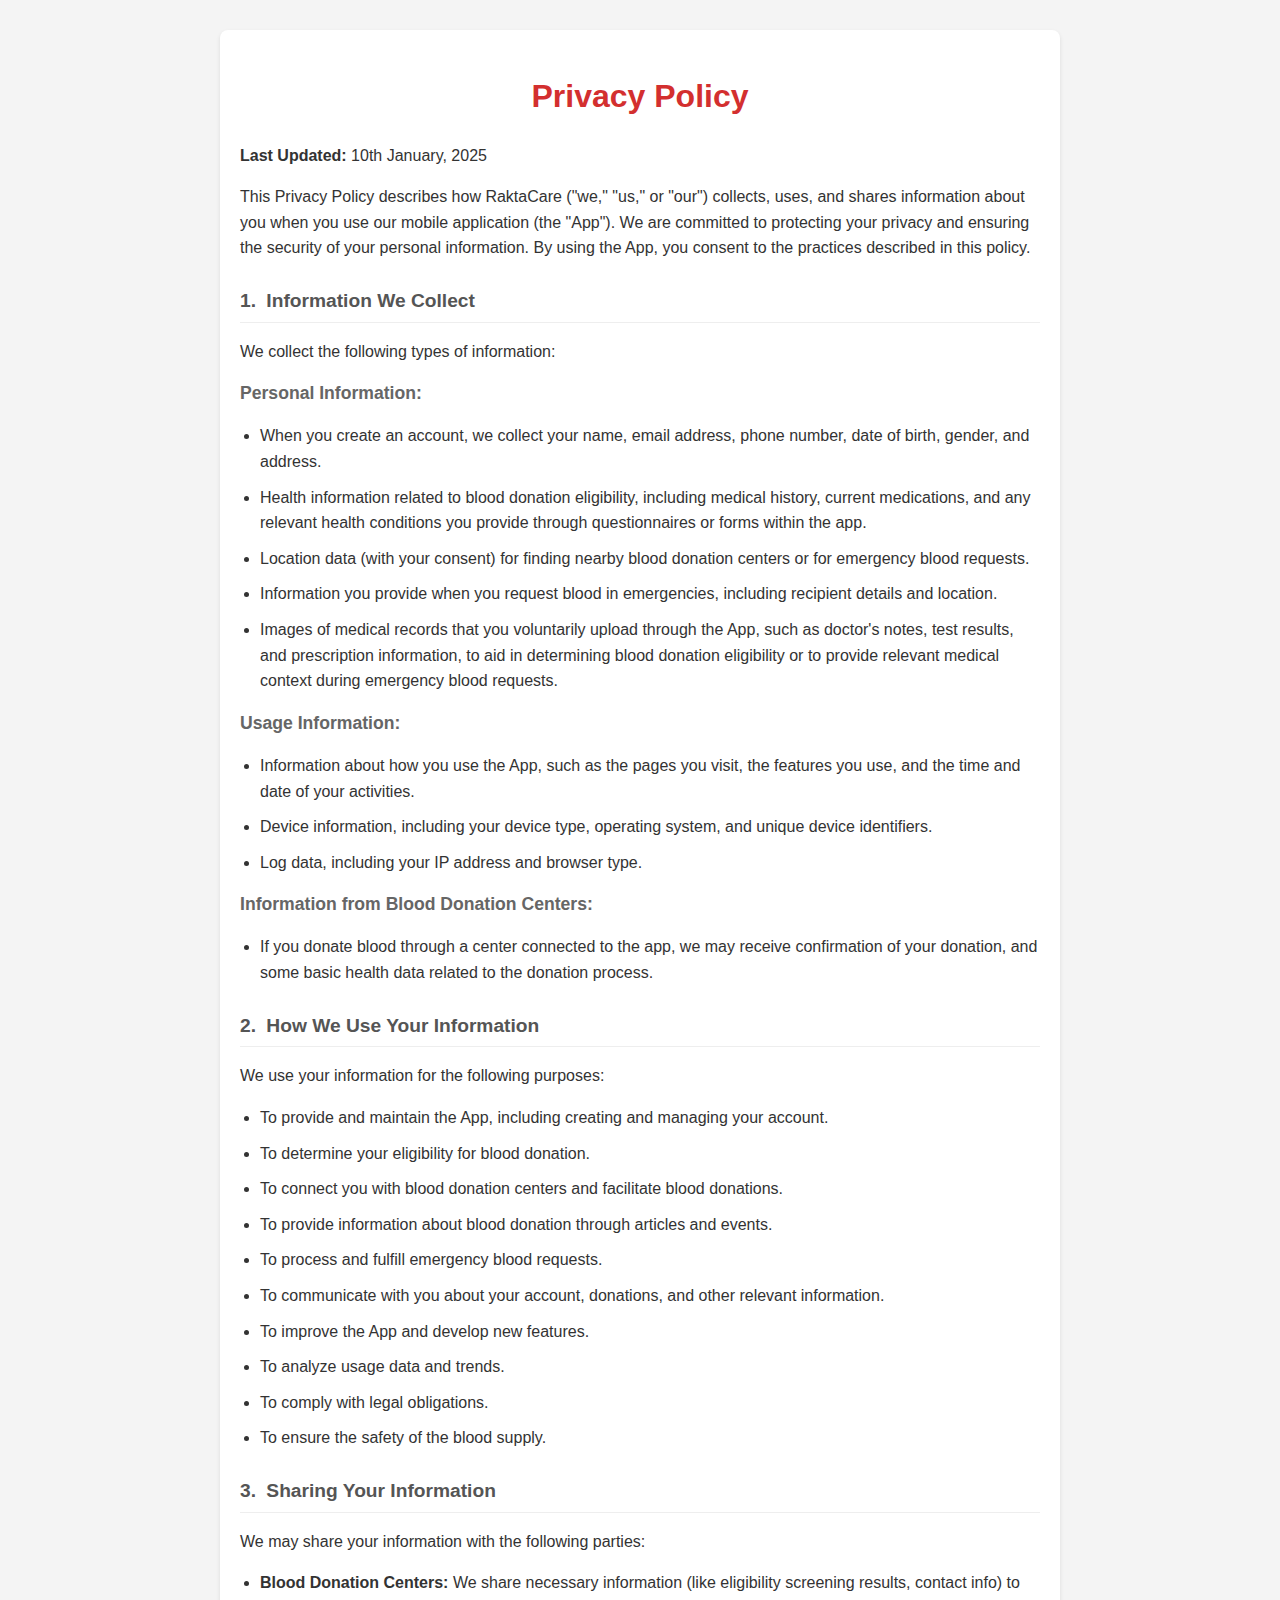
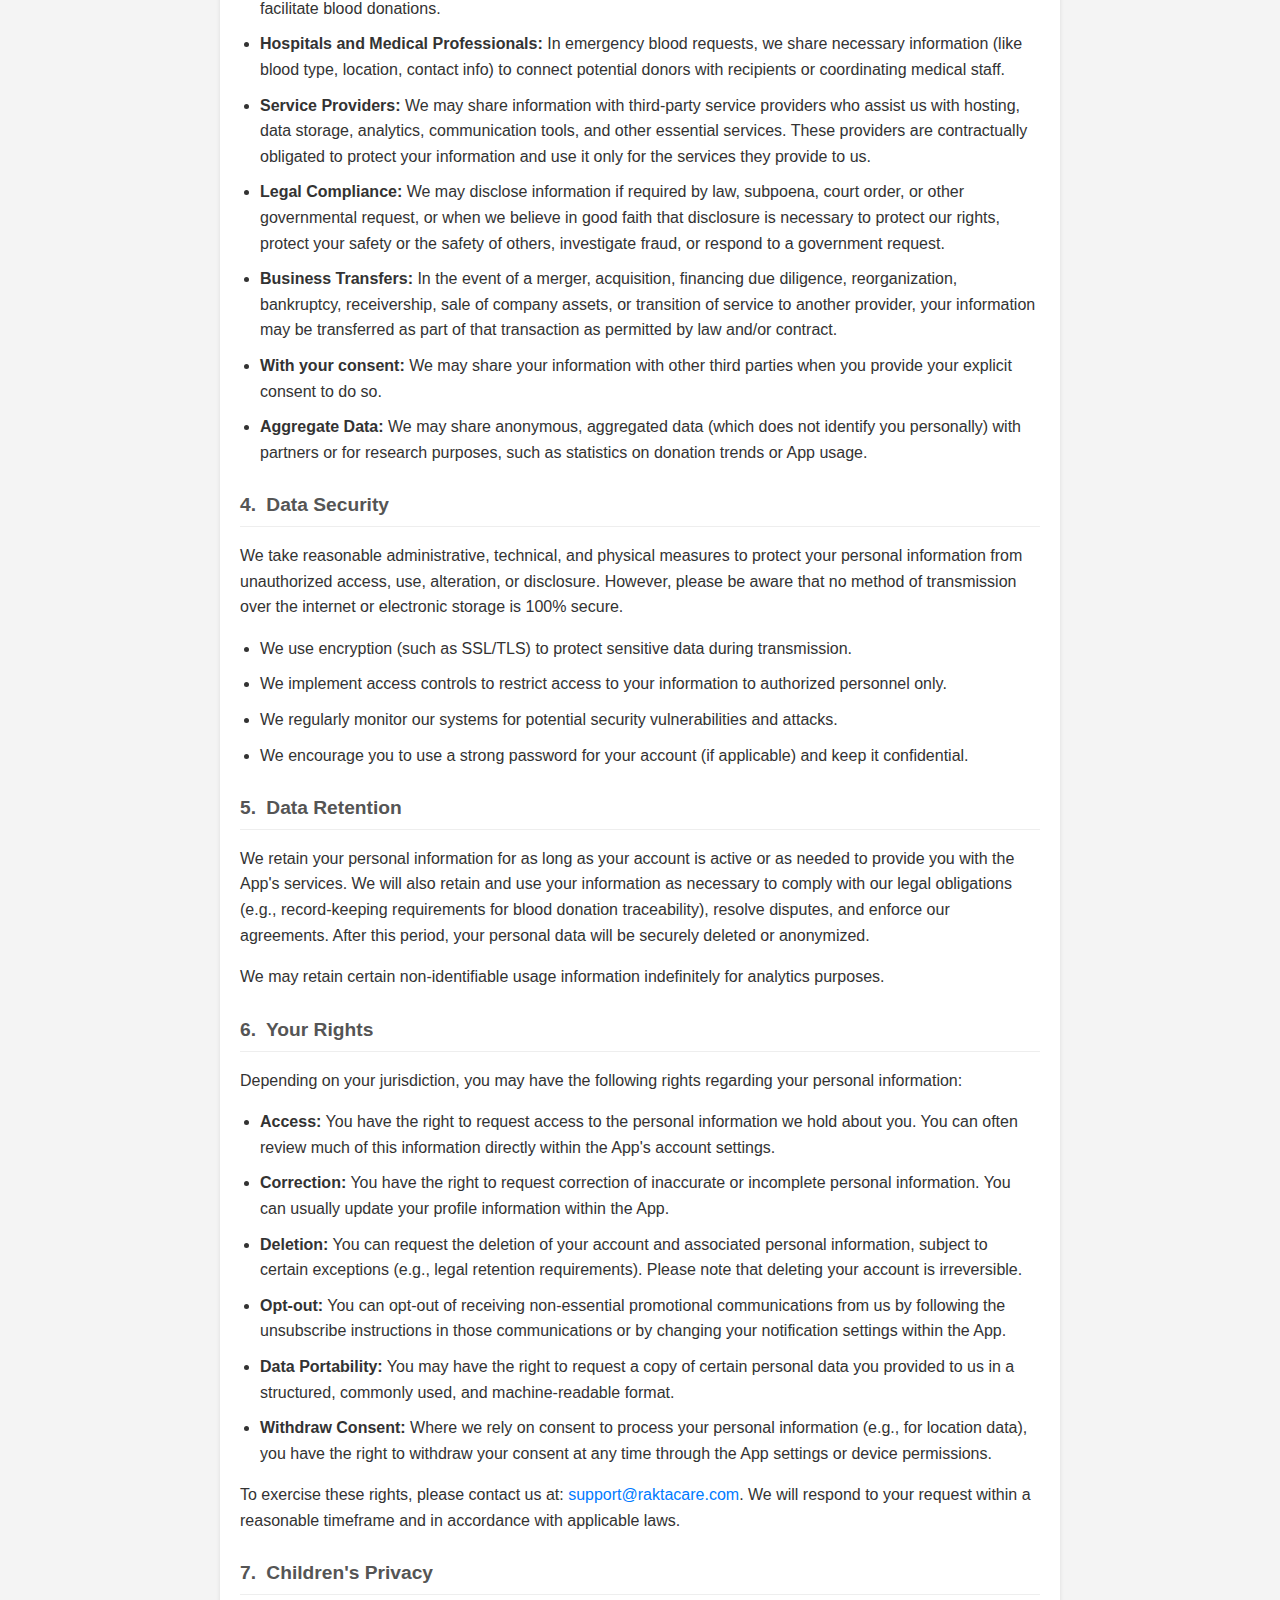
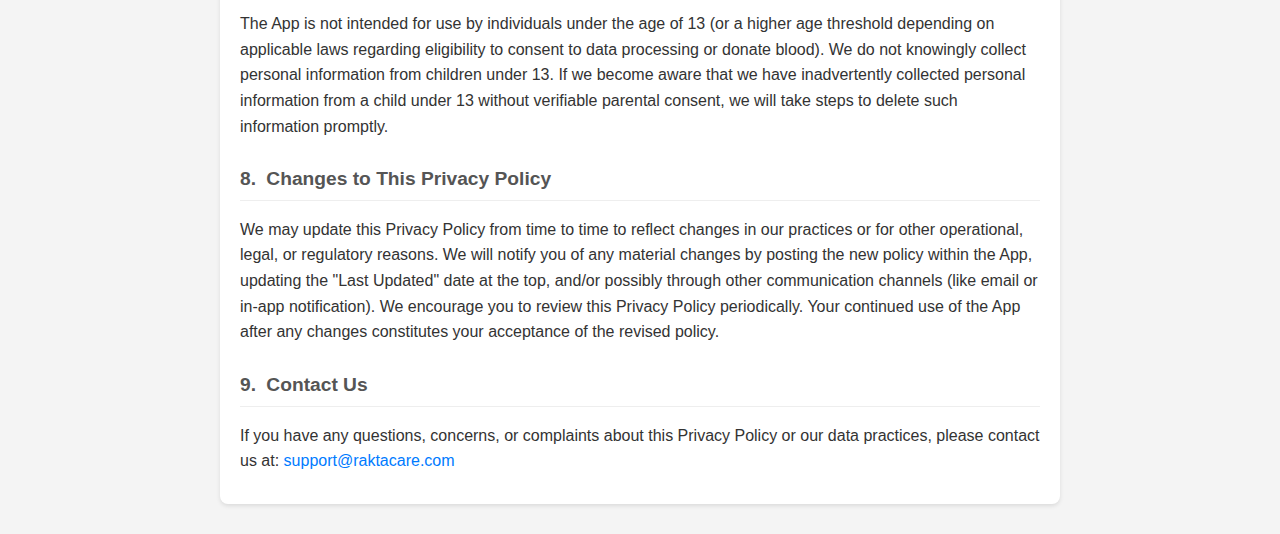
<file: privacy_policy.html>
<!DOCTYPE html>
<html lang="en">
<head>
    <meta charset="UTF-8">
    <meta name="viewport" content="width=device-width, initial-scale=1.0">
    <title>Privacy Policy</title>
    <style>
        body {
            font-family: Arial, sans-serif;
            line-height: 1.6;
            margin: 0;
            padding: 0;
            background-color: #f4f4f4;
            color: #333;
        }
        .container {
            max-width: 800px;
            margin: 30px auto;
            padding: 20px;
            background-color: #fff;
            border-radius: 8px;
            box-shadow: 0 2px 4px rgba(0,0,0,0.1);
        }
        h1 {
            text-align: center;
            color: #d32f2f; /* A red color suitable for the theme */
            margin-bottom: 20px;
        }
        h2 {
            color: #555;
            font-size: 1.2em;
            margin-top: 25px;
            margin-bottom: 10px;
            border-bottom: 1px solid #eee;
            padding-bottom: 5px;
        }
        h3 {
            color: #666;
            font-size: 1.1em;
            margin-top: 15px;
            margin-bottom: 5px;
        }
        p, ul, li {
            margin-bottom: 10px;
        }
        ul {
            padding-left: 20px; /* Indent list items */
            list-style: disc; /* Use standard bullet points */
        }
        li ul {
             margin-top: 5px; /* Space before nested list */
             padding-left: 25px; /* Further indent nested list */
             list-style: circle; /* Use different bullet for nested */
        }
        strong {
             font-weight: bold;
        }
        a {
            color: #007bff;
            text-decoration: none;
        }
        a:hover {
            text-decoration: underline;
        }
        .section-number {
            font-weight: bold;
            margin-right: 5px;
        }
        .highlight { /* Simple highlight for emphasis */
            background-color: #fff3cd;
            padding: 1px 3px;
            border-radius: 3px;
        }
    </style>
</head>
<body>

    <div class="container">
        <h1>Privacy Policy</h1>

        <p><strong>Last Updated:</strong> 10th January, 2025</p>

        <p>This Privacy Policy describes how RaktaCare ("we," "us," or "our") collects, uses, and shares information about you when you use our mobile application (the "App"). We are committed to protecting your privacy and ensuring the security of your personal information. By using the App, you consent to the practices described in this policy.</p>

        <h2><span class="section-number">1.</span> Information We Collect</h2>
        <p>We collect the following types of information:</p>

        <h3>Personal Information:</h3>
        <ul>
            <li>When you create an account, we collect your name, email address, phone number, date of birth, gender, and address.</li>
            <li>Health information related to blood donation eligibility, including medical history, current medications, and any relevant health conditions you provide through questionnaires or forms within the app.</li>
            <li>Location data (with your consent) for finding nearby blood donation centers or for emergency blood requests.</li>
            <li>Information you provide when you request blood in emergencies, including recipient details and location.</li>
            <li>Images of medical records that you voluntarily upload through the App, such as doctor's notes, test results, and prescription information, to aid in determining blood donation eligibility or to provide relevant medical context during emergency blood requests.</li>
        </ul>

        <h3>Usage Information:</h3>
        <ul>
            <li>Information about how you use the App, such as the pages you visit, the features you use, and the time and date of your activities.</li>
            <li>Device information, including your device type, operating system, and unique device identifiers.</li>
            <li>Log data, including your IP address and browser type.</li>
        </ul>

        <h3>Information from Blood Donation Centers:</h3>
        <ul>
            <li>If you donate blood through a center connected to the app, we may receive confirmation of your donation, and some basic health data related to the donation process.</li>
        </ul>

        <h2><span class="section-number">2.</span> How We Use Your Information</h2>
        <p>We use your information for the following purposes:</p>
        <ul>
            <li>To provide and maintain the App, including creating and managing your account.</li>
            <li>To determine your eligibility for blood donation.</li>
            <li>To connect you with blood donation centers and facilitate blood donations.</li>
            <li>To provide information about blood donation through articles and events.</li>
            <li>To process and fulfill emergency blood requests.</li>
            <li>To communicate with you about your account, donations, and other relevant information.</li>
            <li>To improve the App and develop new features.</li>
            <li>To analyze usage data and trends.</li>
            <li>To comply with legal obligations.</li>
            <li>To ensure the safety of the blood supply.</li>
        </ul>

        <h2><span class="section-number">3.</span> Sharing Your Information</h2>
        <p>We may share your information with the following parties:</p>
        <ul>
            <li><strong>Blood Donation Centers:</strong> We share necessary information (like eligibility screening results, contact info) to facilitate blood donations.</li>
            <li><strong>Hospitals and Medical Professionals:</strong> In emergency blood requests, we share necessary information (like blood type, location, contact info) to connect potential donors with recipients or coordinating medical staff.</li>
            <li><strong>Service Providers:</strong> We may share information with third-party service providers who assist us with hosting, data storage, analytics, communication tools, and other essential services. These providers are contractually obligated to protect your information and use it only for the services they provide to us.</li>
            <li><strong>Legal Compliance:</strong> We may disclose information if required by law, subpoena, court order, or other governmental request, or when we believe in good faith that disclosure is necessary to protect our rights, protect your safety or the safety of others, investigate fraud, or respond to a government request.</li>
            <li><strong>Business Transfers:</strong> In the event of a merger, acquisition, financing due diligence, reorganization, bankruptcy, receivership, sale of company assets, or transition of service to another provider, your information may be transferred as part of that transaction as permitted by law and/or contract.</li>
            <li><strong>With your consent:</strong> We may share your information with other third parties when you provide your explicit consent to do so.</li>
            <li><strong>Aggregate Data:</strong> We may share anonymous, aggregated data (which does not identify you personally) with partners or for research purposes, such as statistics on donation trends or App usage.</li>
        </ul>

        <h2><span class="section-number">4.</span> Data Security</h2>
        <p>We take reasonable administrative, technical, and physical measures to protect your personal information from unauthorized access, use, alteration, or disclosure. However, please be aware that no method of transmission over the internet or electronic storage is 100% secure.</p>
        <ul>
            <li>We use encryption (such as SSL/TLS) to protect sensitive data during transmission.</li>
            <li>We implement access controls to restrict access to your information to authorized personnel only.</li>
            <li>We regularly monitor our systems for potential security vulnerabilities and attacks.</li>
            <li>We encourage you to use a strong password for your account (if applicable) and keep it confidential.</li>
        </ul>

        <h2><span class="section-number">5.</span> Data Retention</h2>
        <p>We retain your personal information for as long as your account is active or as needed to provide you with the App's services. We will also retain and use your information as necessary to comply with our legal obligations (e.g., record-keeping requirements for blood donation traceability), resolve disputes, and enforce our agreements. After this period, your personal data will be securely deleted or anonymized.</p>
        <p>We may retain certain non-identifiable usage information indefinitely for analytics purposes.</p>

        <h2><span class="section-number">6.</span> Your Rights</h2>
        <p>Depending on your jurisdiction, you may have the following rights regarding your personal information:</p>
        <ul>
            <li><strong>Access:</strong> You have the right to request access to the personal information we hold about you. You can often review much of this information directly within the App's account settings.</li>
            <li><strong>Correction:</strong> You have the right to request correction of inaccurate or incomplete personal information. You can usually update your profile information within the App.</li>
            <li><strong>Deletion:</strong> You can request the deletion of your account and associated personal information, subject to certain exceptions (e.g., legal retention requirements). Please note that deleting your account is irreversible.</li>
            <li><strong>Opt-out:</strong> You can opt-out of receiving non-essential promotional communications from us by following the unsubscribe instructions in those communications or by changing your notification settings within the App.</li>
            <li><strong>Data Portability:</strong> You may have the right to request a copy of certain personal data you provided to us in a structured, commonly used, and machine-readable format.</li>
            <li><strong>Withdraw Consent:</strong> Where we rely on consent to process your personal information (e.g., for location data), you have the right to withdraw your consent at any time through the App settings or device permissions.</li>
        </ul>
        <p>To exercise these rights, please contact us at: <a href="mailto:support@raktacare.com">support@raktacare.com</a>. We will respond to your request within a reasonable timeframe and in accordance with applicable laws.</p>

        <h2><span class="section-number">7.</span> Children's Privacy</h2>
        <p>The App is not intended for use by individuals under the age of 13 (or a higher age threshold depending on applicable laws regarding eligibility to consent to data processing or donate blood). We do not knowingly collect personal information from children under 13. If we become aware that we have inadvertently collected personal information from a child under 13 without verifiable parental consent, we will take steps to delete such information promptly.</p>

        <h2><span class="section-number">8.</span> Changes to This Privacy Policy</h2>
        <p>We may update this Privacy Policy from time to time to reflect changes in our practices or for other operational, legal, or regulatory reasons. We will notify you of any material changes by posting the new policy within the App, updating the "Last Updated" date at the top, and/or possibly through other communication channels (like email or in-app notification). We encourage you to review this Privacy Policy periodically. Your continued use of the App after any changes constitutes your acceptance of the revised policy.</p>

        <h2><span class="section-number">9.</span> Contact Us</h2>
        <p>If you have any questions, concerns, or complaints about this Privacy Policy or our data practices, please contact us at: <a href="mailto:support@raktacare.com">support@raktacare.com</a></p>

    </div><!-- /.container -->

</body>
</html>
</file>
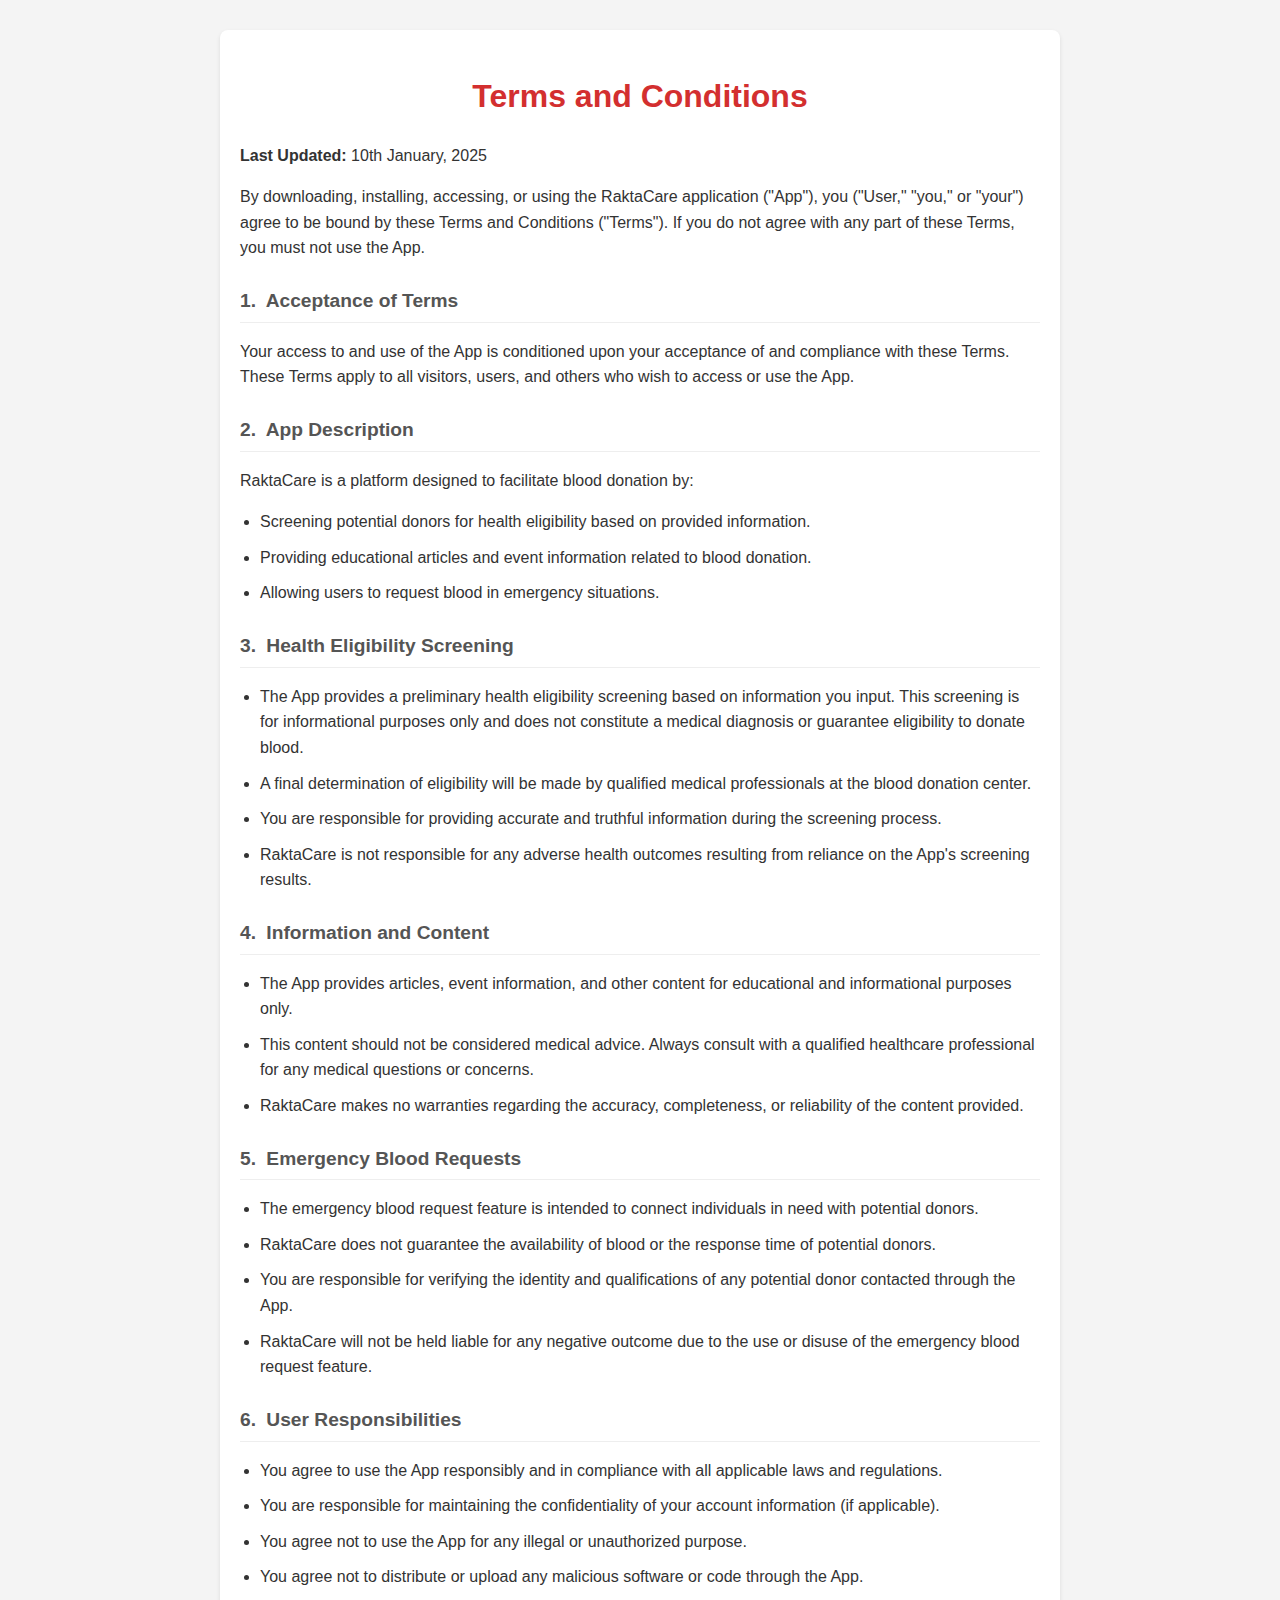
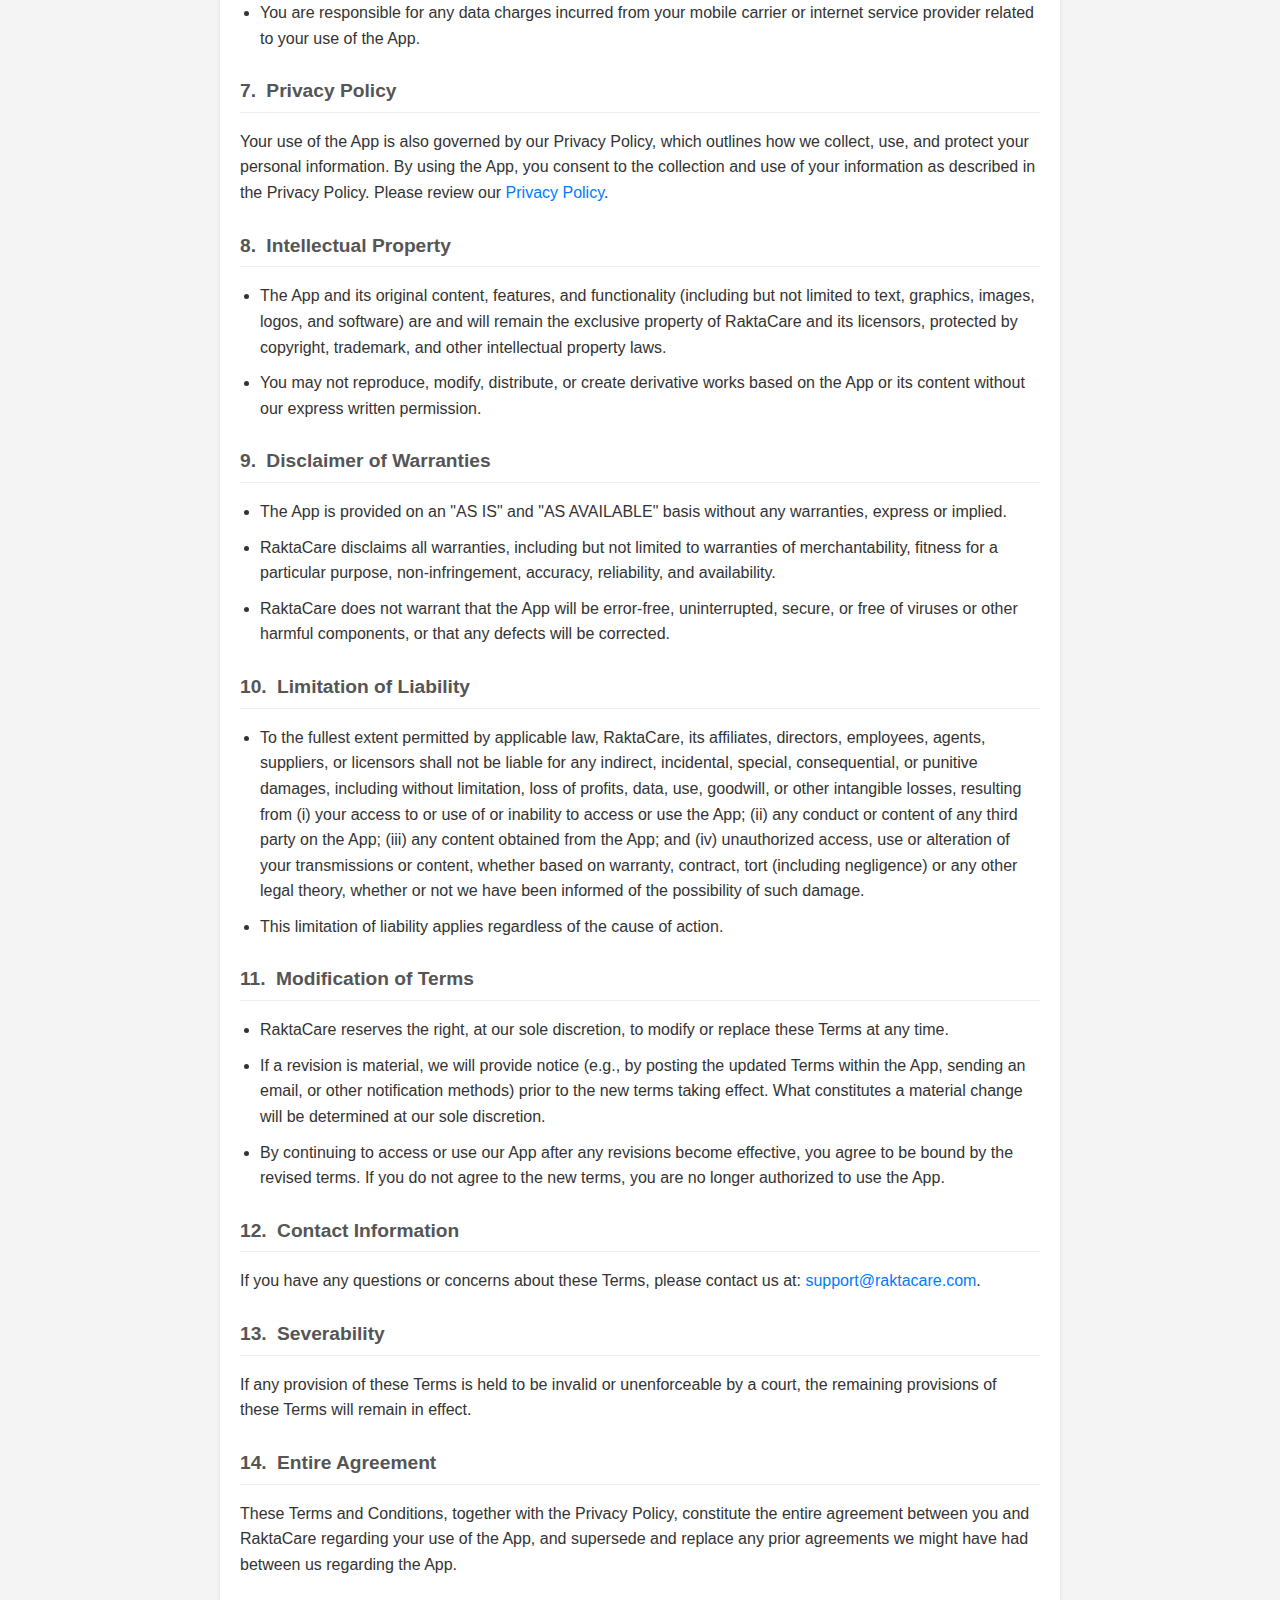
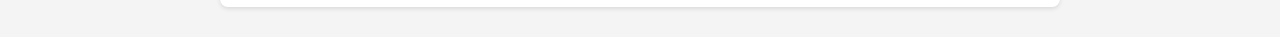
<file: terms_conditions.html>
<!DOCTYPE html>
<html lang="en">
<head>
    <meta charset="UTF-8">
    <meta name="viewport" content="width=device-width, initial-scale=1.0">
    <title>Terms and Conditions</title>
    <style>
        body {
            font-family: Arial, sans-serif;
            line-height: 1.6;
            margin: 0;
            padding: 0;
            background-color: #f4f4f4;
            color: #333;
        }
        .container {
            max-width: 800px;
            margin: 30px auto;
            padding: 20px;
            background-color: #fff;
            border-radius: 8px;
            box-shadow: 0 2px 4px rgba(0,0,0,0.1);
        }
        h1 {
            text-align: center;
            color: #d32f2f; /* A red color suitable for the theme */
            margin-bottom: 20px;
        }
        h2 {
            color: #555;
            font-size: 1.2em;
            margin-top: 25px;
            margin-bottom: 10px;
            border-bottom: 1px solid #eee;
            padding-bottom: 5px;
        }
        p, ul, li {
            margin-bottom: 10px;
        }
        ul {
            padding-left: 20px; /* Indent list items */
        }
        strong {
             font-weight: bold;
        }
        a {
            color: #007bff;
            text-decoration: none;
        }
        a:hover {
            text-decoration: underline;
        }
        .section-number {
            font-weight: bold;
            margin-right: 5px;
        }
        /* Style for the Jurisdiction placeholder to make it noticeable */
        .jurisdiction-placeholder {
            font-weight: bold;
            color: #ff0000; /* Red color to highlight */
            background-color: #ffffcc; /* Yellow background */
            padding: 2px 4px;
            border-radius: 3px;
        }
    </style>
</head>
<body>

<div class="container">
    <h1>Terms and Conditions</h1>

    <p><strong>Last Updated:</strong> 10th January, 2025 </p>

    <p>By downloading, installing, accessing, or using the RaktaCare application ("App"), you ("User," "you," or "your") agree to be bound by these Terms and Conditions ("Terms"). If you do not agree with any part of these Terms, you must not use the App.</p>

    <h2><span class="section-number">1.</span> Acceptance of Terms</h2>
    <p>Your access to and use of the App is conditioned upon your acceptance of and compliance with these Terms. These Terms apply to all visitors, users, and others who wish to access or use the App.</p>

    <h2><span class="section-number">2.</span> App Description</h2>
    <p>RaktaCare is a platform designed to facilitate blood donation by:</p>
    <ul>
        <li>Screening potential donors for health eligibility based on provided information.</li>
        <li>Providing educational articles and event information related to blood donation.</li>
        <li>Allowing users to request blood in emergency situations.</li>
    </ul>

    <h2><span class="section-number">3.</span> Health Eligibility Screening</h2>
    <ul>
        <li>The App provides a preliminary health eligibility screening based on information you input. This screening is for informational purposes only and does not constitute a medical diagnosis or guarantee eligibility to donate blood.</li>
        <li>A final determination of eligibility will be made by qualified medical professionals at the blood donation center.</li>
        <li>You are responsible for providing accurate and truthful information during the screening process.</li>
        <li>RaktaCare is not responsible for any adverse health outcomes resulting from reliance on the App's screening results.</li>
    </ul>

    <h2><span class="section-number">4.</span> Information and Content</h2>
    <ul>
        <li>The App provides articles, event information, and other content for educational and informational purposes only.</li>
        <li>This content should not be considered medical advice. Always consult with a qualified healthcare professional for any medical questions or concerns.</li>
        <li>RaktaCare makes no warranties regarding the accuracy, completeness, or reliability of the content provided.</li>
    </ul>

    <h2><span class="section-number">5.</span> Emergency Blood Requests</h2>
    <ul>
        <li>The emergency blood request feature is intended to connect individuals in need with potential donors.</li>
        <li>RaktaCare does not guarantee the availability of blood or the response time of potential donors.</li>
        <li>You are responsible for verifying the identity and qualifications of any potential donor contacted through the App.</li>
        <li>RaktaCare will not be held liable for any negative outcome due to the use or disuse of the emergency blood request feature.</li>
    </ul>

    <h2><span class="section-number">6.</span> User Responsibilities</h2>
    <ul>
        <li>You agree to use the App responsibly and in compliance with all applicable laws and regulations.</li>
        <li>You are responsible for maintaining the confidentiality of your account information (if applicable).</li>
        <li>You agree not to use the App for any illegal or unauthorized purpose.</li>
        <li>You agree not to distribute or upload any malicious software or code through the App.</li>
        <li>You are responsible for any data charges incurred from your mobile carrier or internet service provider related to your use of the App.</li>
    </ul>

    <h2><span class="section-number">7.</span> Privacy Policy</h2>
    <p>Your use of the App is also governed by our Privacy Policy, which outlines how we collect, use, and protect your personal information. By using the App, you consent to the collection and use of your information as described in the Privacy Policy. Please review our <a href="privacy_policy.html">Privacy Policy</a>.</p>

    <h2><span class="section-number">8.</span> Intellectual Property</h2>
    <ul>
        <li>The App and its original content, features, and functionality (including but not limited to text, graphics, images, logos, and software) are and will remain the exclusive property of RaktaCare and its licensors, protected by copyright, trademark, and other intellectual property laws.</li>
        <li>You may not reproduce, modify, distribute, or create derivative works based on the App or its content without our express written permission.</li>
    </ul>

    <h2><span class="section-number">9.</span> Disclaimer of Warranties</h2>
    <ul>
        <li>The App is provided on an "AS IS" and "AS AVAILABLE" basis without any warranties, express or implied.</li>
        <li>RaktaCare disclaims all warranties, including but not limited to warranties of merchantability, fitness for a particular purpose, non-infringement, accuracy, reliability, and availability.</li>
        <li>RaktaCare does not warrant that the App will be error-free, uninterrupted, secure, or free of viruses or other harmful components, or that any defects will be corrected.</li>
    </ul>

    <h2><span class="section-number">10.</span> Limitation of Liability</h2>
    <ul>
        <li>To the fullest extent permitted by applicable law, RaktaCare, its affiliates, directors, employees, agents, suppliers, or licensors shall not be liable for any indirect, incidental, special, consequential, or punitive damages, including without limitation, loss of profits, data, use, goodwill, or other intangible losses, resulting from (i) your access to or use of or inability to access or use the App; (ii) any conduct or content of any third party on the App; (iii) any content obtained from the App; and (iv) unauthorized access, use or alteration of your transmissions or content, whether based on warranty, contract, tort (including negligence) or any other legal theory, whether or not we have been informed of the possibility of such damage.</li>
        <li>This limitation of liability applies regardless of the cause of action.</li>
    </ul>

    <h2><span class="section-number">11.</span> Modification of Terms</h2>
    <ul>
        <li>RaktaCare reserves the right, at our sole discretion, to modify or replace these Terms at any time.</li>
        <li>If a revision is material, we will provide notice (e.g., by posting the updated Terms within the App, sending an email, or other notification methods) prior to the new terms taking effect. What constitutes a material change will be determined at our sole discretion.</li>
        <li>By continuing to access or use our App after any revisions become effective, you agree to be bound by the revised terms. If you do not agree to the new terms, you are no longer authorized to use the App.</li>
    </ul>

<!--    <h2><span class="section-number">12.</span> Governing Law</h2>-->
<!--    &lt;!&ndash; ** IMPORTANT: Replace [Your Jurisdiction] below with the actual governing law (e.g., State of California, USA; India; etc.) ** &ndash;&gt;-->
<!--    <p>These Terms shall be governed by and construed in accordance with the laws of <span class="jurisdiction-placeholder">[Your Jurisdiction]</span>, without regard to its conflict of law provisions.</p>-->

    <h2><span class="section-number">12.</span> Contact Information</h2>
    <p>If you have any questions or concerns about these Terms, please contact us at: <a href="mailto:support@raktacare.com">support@raktacare.com</a>.</p>

    <h2><span class="section-number">13.</span> Severability</h2>
    <p>If any provision of these Terms is held to be invalid or unenforceable by a court, the remaining provisions of these Terms will remain in effect. </p>

    <h2><span class="section-number">14.</span> Entire Agreement</h2>
    <p>These Terms and Conditions, together with the Privacy Policy, constitute the entire agreement between you and RaktaCare regarding your use of the App, and supersede and replace any prior agreements we might have had between us regarding the App.</p>

</div><!-- /.container -->

</body>
</html>
</file>
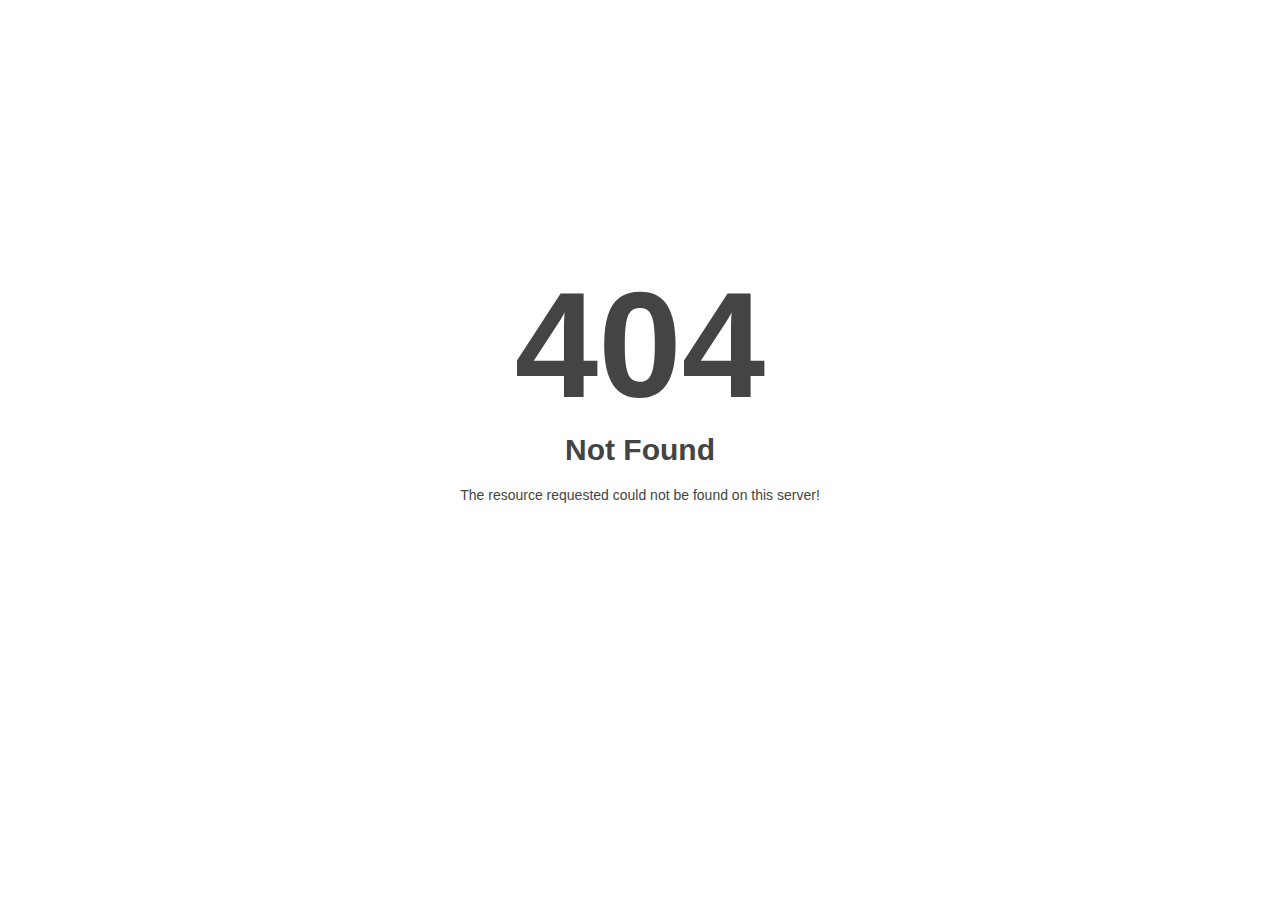
<file: assets/img/shape/star.html>
<!DOCTYPE html><html style="height:100%"><head>
<meta name="viewport" content="width=device-width, initial-scale=1, shrink-to-fit=no">
<title> 404 Not Found
</title><style>@media (prefers-color-scheme:dark){body{background-color:#000!important}}</style></head>
<body style="color: #444; margin:0;font: normal 14px/20px Arial, Helvetica, sans-serif; height:100%; background-color: #fff;">
<div style="height:auto; min-height:100%; ">     <div style="text-align: center; width:800px; margin-left: -400px; position:absolute; top: 30%; left:50%;">
        <h1 style="margin:0; font-size:150px; line-height:150px; font-weight:bold;">404</h1>
<h2 style="margin-top:20px;font-size: 30px;">Not Found
</h2>
<p>The resource requested could not be found on this server!</p>
</div></div>
</body></html>
</file>
